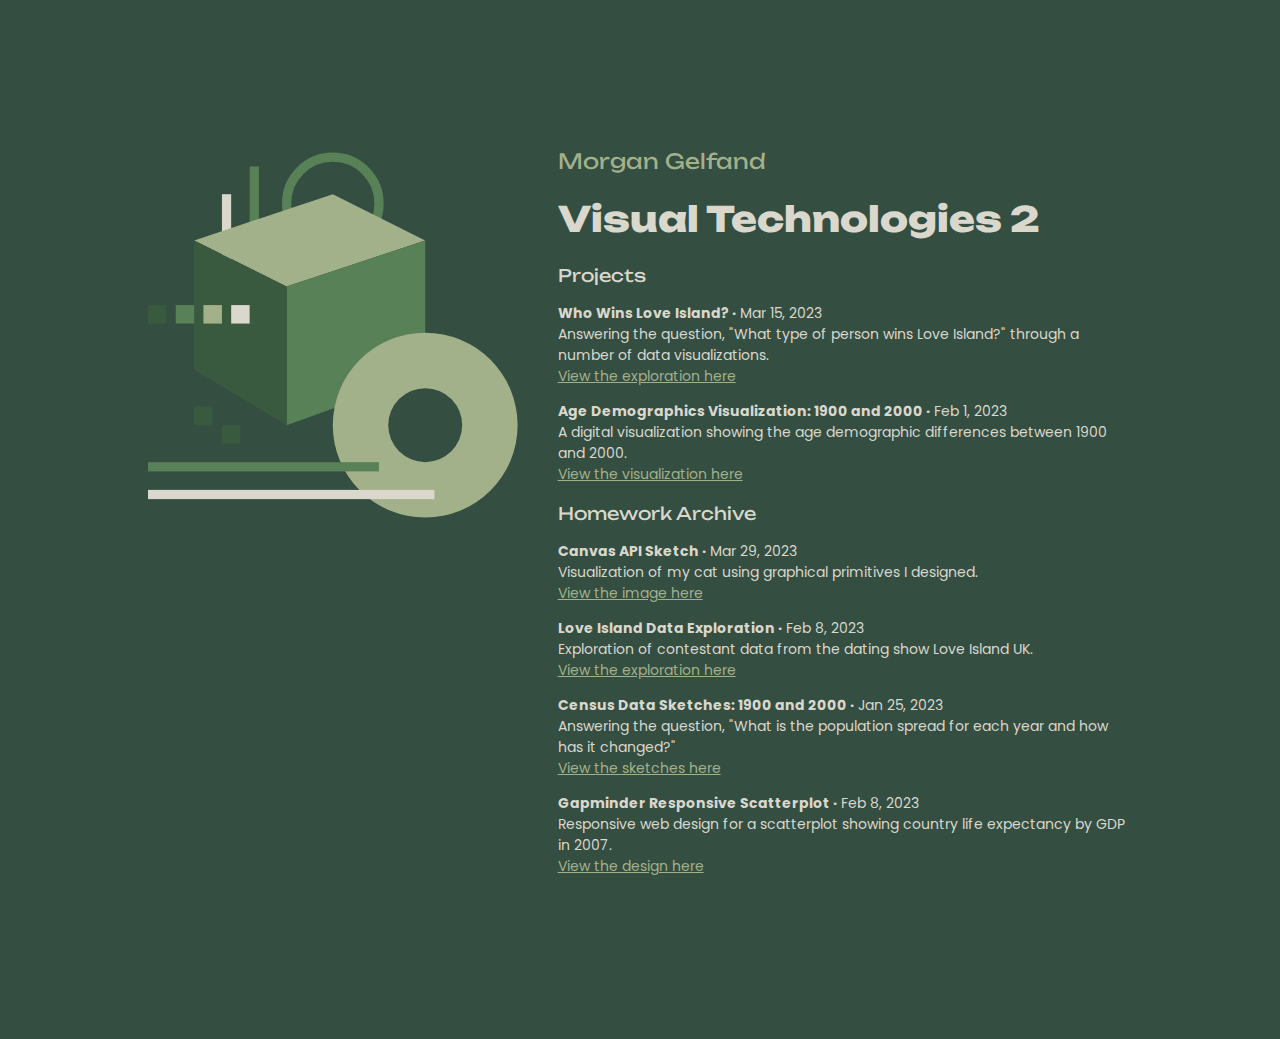
<file: index.html>
<!DOCTYPE html>

<html>

    <head>
        <meta charset="utf-8" />
        <title>Vis Tech 2 Repository</title>
        <!-- Font link -->
        <link rel="preconnect" href="https://fonts.googleapis.com">
        <link rel="preconnect" href="https://fonts.gstatic.com" crossorigin>
        <link href="https://fonts.googleapis.com/css2?family=Poppins:ital,wght@0,400;0,700;0,800;1,300;1,600;1,800&family=Unbounded:wght@400;800&display=swap" rel="stylesheet">
        <!-- CSS link -->
        <link rel="stylesheet" href="style.css">
    </head>

    <body>
        <div id="content">
        
        <div class="imagecontainer">
            <svg id="mainimage" xmlns="https://www.w3.org/2000/svg" viewBox="0 0 200 300">
            <circle class="strokedarkest" cx="100" cy="30" r="25"></circle>
            <rect class="fillgray" x="40" y="25" width="5" height="50"></rect>
            <rect class="filldark" x="55" y="10" width="5" height="50"></rect>
            <rect class="filldarkest" x="25" y="140" width="10" height="10"></rect>
            <rect class="filldarkest" x="40" y="150" width="10" height="10"></rect>
            <polygon class="fillmed" points="25,50 75,75 150,50 100,25"></polygon>
            <polygon class="filldark" points="75,75 75,150 150,123 150,50"></polygon>
            <polygon class="filldarkest" points="75,75 75,150 25,120 25,50"></polygon>
            <rect class="filldarkest" x="0" y="85" width="10" height="10"></rect>
            <rect class="filldark" x="15" y="85" width="10" height="10"></rect>
            <rect class="fillmed" x="30" y="85" width="10" height="10"></rect>
            <rect class="fillgray" x="45" y="85" width="10" height="10"></rect>
            <circle class="fillmed" cx="150" cy="150" r="50"></circle>
            <circle class="fillbackground" cx="150" cy="150" r="20"></circle>
            <rect class="filldark" x="0" y="170" width="125" height="5"></rect>
            <rect class="fillgray" x="0" y="185" width="155" height="5"></rect>
            </svg>
        </div> <!-- image -->

        <div class="textcontainer">
            <div>
                <h2>Morgan Gelfand</h2>
                <h1>Visual Technologies 2</h1>
            </div>

            <div>
                <h3>Projects</h3>
                <p><b>Who Wins Love Island? &#183;</b> Mar 15, 2023<br>Answering the question, "What type of person wins Love Island?" through a number of data visualizations.<br><a href="./pages/loveisland/loveisland.html" target="_blank">View the exploration here</a></p>
                <p><b>Age Demographics Visualization: 1900 and 2000 &#183;</b> Feb 1, 2023<br>A digital visualization showing the age demographic differences
                    between 1900 and 2000.<br><a href="./assets/MGelfand-Age-Demographics.pdf" target="_blank">View the visualization here</a></p>

                <h3>Homework Archive</h3>
                <p><b>Canvas API Sketch &#183;</b> Mar 29, 2023<br>Visualization of my cat using graphical primitives I designed.<br><a href="./pages/sketch/index.html" target="_blank">View the image here</a></p>
                <p><b>Love Island Data Exploration &#183;</b> Feb 8, 2023<br>Exploration of contestant data from the dating show Love Island UK.<br><a href="./assets/LoveIsland.pdf" target="_blank">View the exploration here</a></p>
                <p><b>Census Data Sketches: 1900 and 2000 &#183;</b> Jan 25, 2023<br>Answering the question, "What is the population spread for each
                    year and how has it changed?"<br><a href="./assets/Vis-Tech-Sketches.pdf" target="_blank">View the sketches here</a></p>
                <p><b>Gapminder Responsive Scatterplot &#183;</b> Feb 8, 2023<br>Responsive web design for a scatterplot showing country life expectancy by GDP in 2007.<br><a href="./assets/Gapminder-Responsive.pdf" target="_blank">View the design here</a></p>
            </div>
        </div> <!--text-->

        </div> <!--content-->
    </body>

</html>
</file>
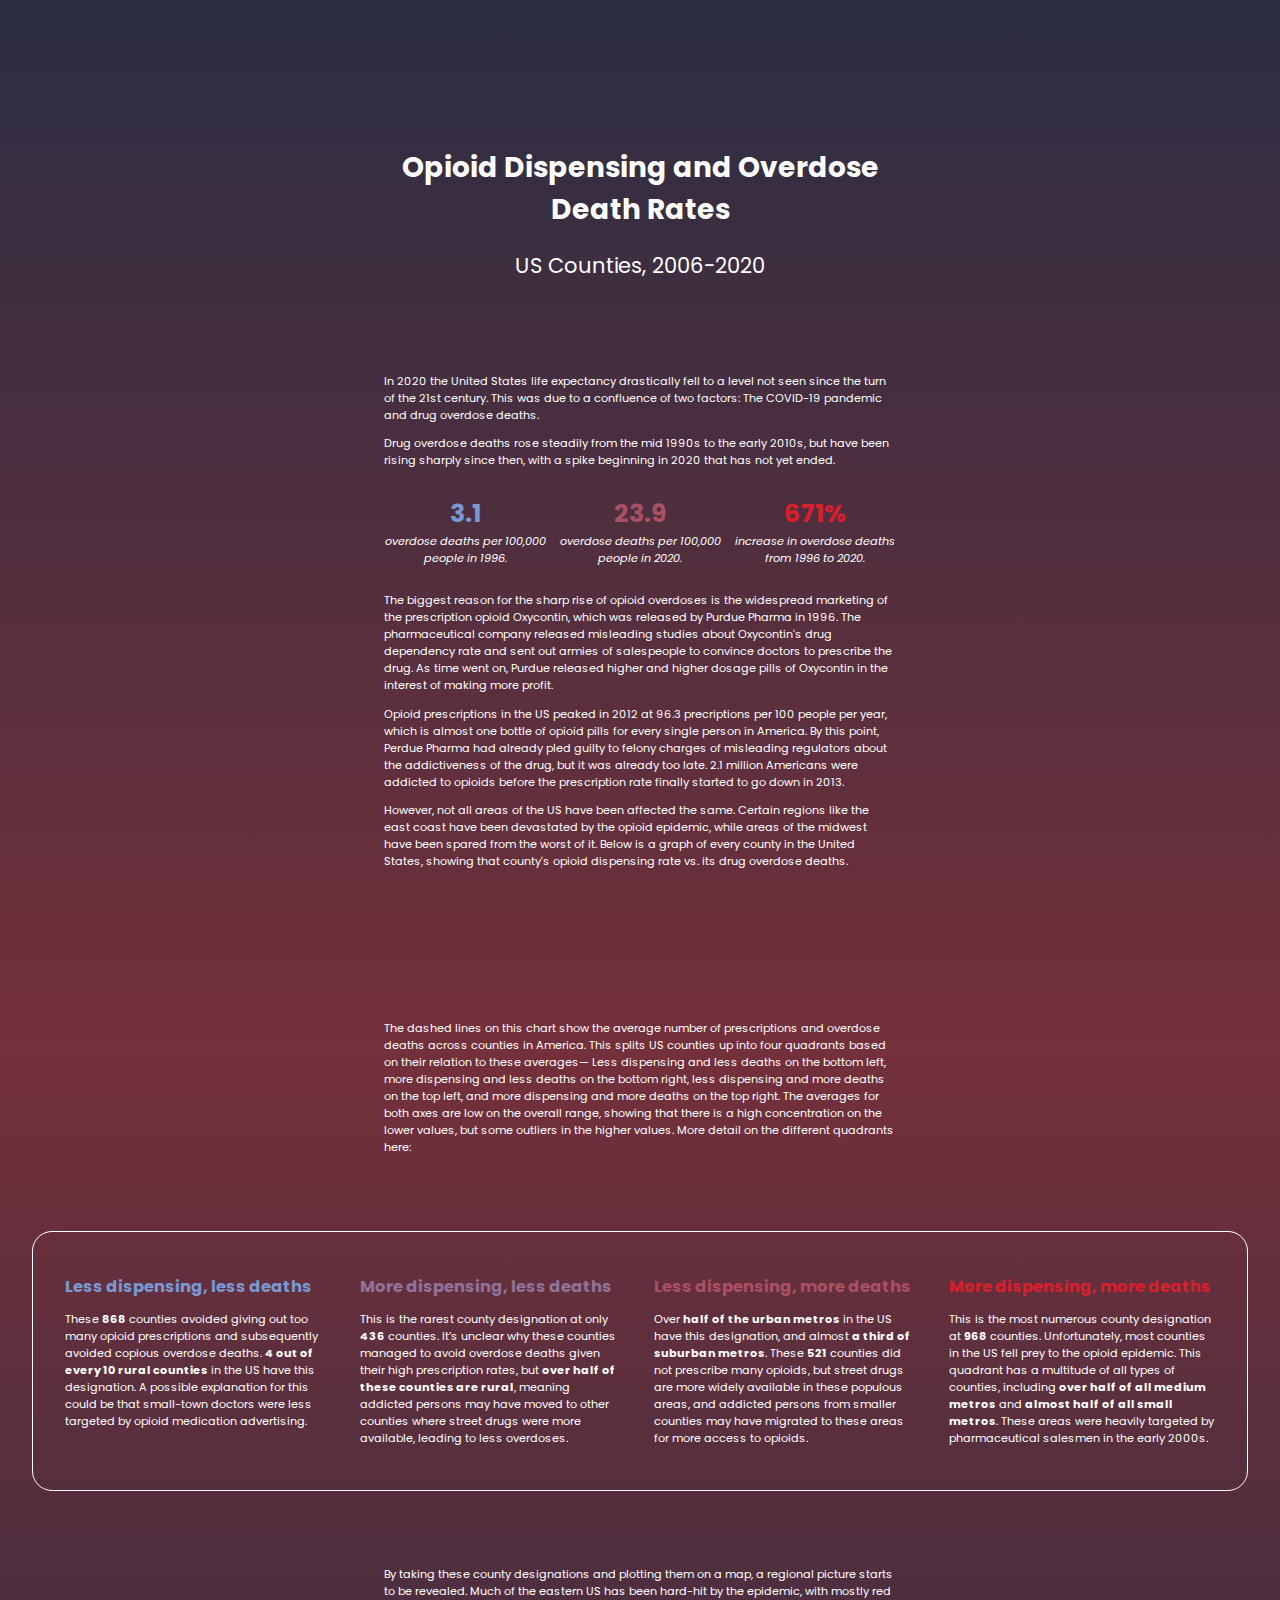
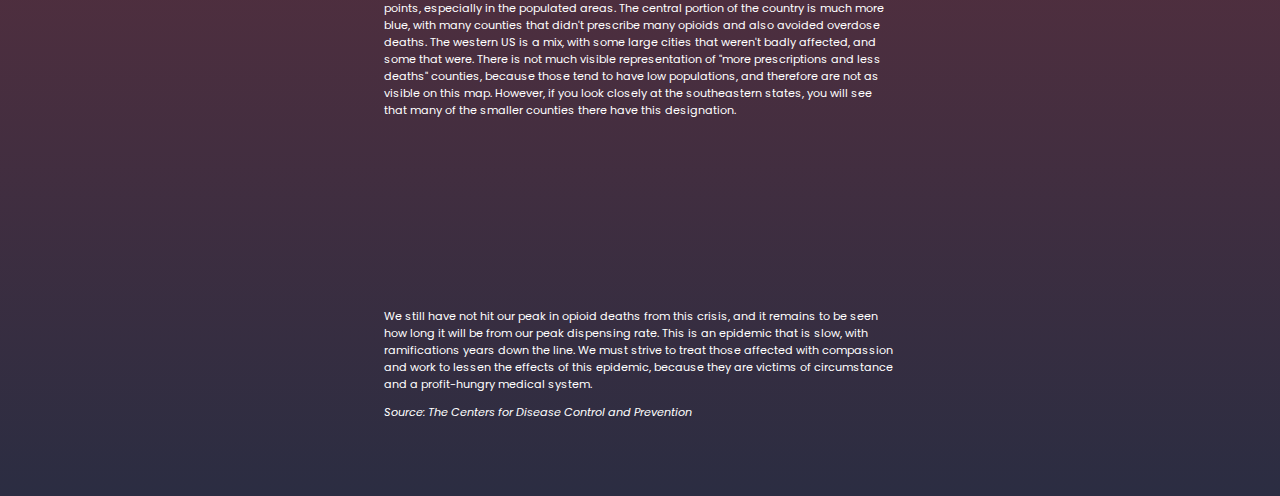
<file: pages/infostudio/infostudio.html>
<DOCTYPE! html>
    <html>

    <head>
        <meta charset="utf-8" />
        <title>Opioid Dispensing vs. Overdose Deaths</title>
        <!--Font link-->
        <link rel="preconnect" href="https://fonts.googleapis.com">
        <link rel="preconnect" href="https://fonts.gstatic.com" crossorigin>
        <link href="https://fonts.googleapis.com/css2?family=Poppins:wght@200;300;400;700&display=swap"
            rel="stylesheet">

        <!--CSS link-->
        <link rel="stylesheet" href="./infostyles.css">
        <script src="https://d3js.org/d3.v7.min.js"></script>
        <script src="https://d3js.org/d3-geo-projection.v2.min.js"></script>

    </head> 

    <body>
        <div id="content">

            <div id="title">
                <h1>Opioid Dispensing and Overdose Death Rates</h1>
                <h2>US Counties, 2006-2020</h2>
            </div> <!-- title -->

            <div class="story">
                <p>In 2020 the United States life expectancy drastically fell to a level not seen since the turn of the 21st century. This was due to a confluence of two factors: The COVID-19 pandemic and drug overdose deaths.</p>
                <p>Drug overdose deaths rose steadily from the mid 1990s to the early 2010s, but have been rising sharply since then, with a spike beginning in 2020 that has not yet ended.</p>

                <div class="statBlock">
                    <div class="stat">
                        <h4 style="color:#7899D4;">3.1</h4>
                        <p class="statInfo">overdose deaths per 100,000 people in 1996.</p>
                    </div>
                    <div class="stat">
                        <h4 style="color: #AA5064">23.9</h4>
                        <p class="statInfo">overdose deaths per 100,000 people in 2020.</p>
                    </div>
                    <div class="stat">
                        <h4>671%</h4>
                        <p class="statInfo">increase in overdose deaths from 1996 to 2020.</p>
                    </div>
                </div> 

                <p>The biggest reason for the sharp rise of opioid overdoses is the widespread marketing of the prescription opioid Oxycontin, which was released by Purdue Pharma in 1996. The pharmaceutical company released misleading studies about Oxycontin's drug dependency rate and sent out armies of salespeople to convince doctors to prescribe the drug. As time went on, Purdue released higher and higher dosage pills of Oxycontin in the interest of making more profit.</p>
                <p>Opioid prescriptions in the US peaked in 2012 at 96.3 precriptions per 100 people per year, which is almost one bottle of opioid pills for every single person in America. By this point, Perdue Pharma had already pled guilty to felony charges of misleading regulators about the addictiveness of the drug, but it was already too late. 2.1 million Americans were addicted to opioids before the prescription rate finally started to go down in 2013.</p>
                <p>However, not all areas of the US have been affected the same. Certain regions like the east coast have been devastated by the opioid epidemic, while areas of the midwest have been spared from the worst of it. Below is a graph of every county in the United States, showing that county's opioid dispensing rate vs. its drug overdose deaths.</p>
            </div>

            <div id="scatterplot">
                <div class="flourish-embed flourish-scatter" data-src="visualisation/13191666"><script src="https://public.flourish.studio/resources/embed.js"></script></div>
                <div id="scatterChart"></div>
            </div> <!-- scatterplot -->

            <div class="story">
                <p>The dashed lines on this chart show the average number of prescriptions and overdose deaths across counties in America. This splits US counties up into four quadrants based on their relation to these averages&#8212; Less dispensing and less deaths on the bottom left, more dispensing and less deaths on the bottom right, less dispensing and more deaths on the top left, and more dispensing and more deaths on the top right. The averages for both axes are low on the overall range, showing that there is a high concentration on the lower values, but some outliers in the higher values. More detail on the different quadrants here:</p>
            </div>

            <div id="key">
                <div class="keyItem">
                    <h3 style="color:#7899D4;">Less dispensing, less deaths</h3>
                    <p>These <b>868</b> counties avoided giving out too many opioid prescriptions and subsequently avoided copious overdose deaths. <b>4 out of every 10 rural counties</b> in the US have this designation. A possible explanation for this could be that small-town doctors were less targeted by opioid medication advertising.</p>
                </div>
                <div class="keyItem">
                    <h3 style="color: #917299">More dispensing, less deaths</h3>
                    <p>This is the rarest county designation at only <b>436</b> counties. It’s unclear why these counties managed to avoid overdose deaths given their high prescription rates, but <b>over half of these counties are rural</b>, meaning addicted persons may have moved to other counties where street drugs were more available, leading to less overdoses.</p>
                </div>
                <div class="keyItem">
                    <h3 style="color: #AA5064">Less dispensing, more deaths</h3>
                    <p>Over <b>half of the urban metros</b> in the US have this designation, and almost <b>a third of suburban metros</b>. These <b>521</b> counties did not prescribe many opioids, but street drugs are more widely available in these populous areas, and addicted persons from smaller counties may have migrated to these areas for more access to opioids.</p>
                </div>
                <div class="keyItem">
                    <h3 style="color: #DA1F2C">More dispensing, more deaths</h3>
                    <p>This is the most numerous county designation at <b>968</b> counties. Unfortunately, most counties in the US fell prey to the opioid epidemic. This quadrant has a multitude of all types of counties, including <b>over half of all medium metros</b> and <b>almost half of all small metros</b>. These areas were heavily targeted by pharmaceutical salesmen in the early 2000s.</p>
                </div>
            </div>

            <div class="story">
                <p>By taking these county designations and plotting them on a map, a regional picture starts to be revealed. Much of the eastern US has been hard-hit by the epidemic, with mostly red points, especially in the populated areas. The central portion of the country is much more blue, with many counties that didn't prescribe many opioids and also avoided overdose deaths. The western US is a mix, with some large cities that weren't badly affected, and some that were. There is not much visible representation of "more prescriptions and less deaths" counties, because those tend to have low populations, and therefore are not as visible on this map. However, if you look closely at the southeastern states, you will see that many of the smaller counties there have this designation.</p>
            </div>

            <div id="map">
                <div class="flourish-embed flourish-map" data-src="visualisation/13358866"><script src="https://public.flourish.studio/resources/embed.js"></script></div>
                <div id="mapChart"></div>
            </div> <!-- map -->

            <div class="story">
                <p>We still have not hit our peak in opioid deaths from this crisis, and it remains to be seen how long it will be from our peak dispensing rate. This is an epidemic that is slow, with ramifications years down the line. We must strive to treat those affected with compassion and work to lessen the effects of this epidemic, because they are victims of circumstance and a profit-hungry medical system.</p>

                <p><i>Source: The Centers for Disease Control and Prevention</i></p>
                    
                    <!-- <div class="statBlock">
                        <div class="stat">
                            <h4>XX%</h4>
                            <p class="statInfo">This is what the stat is about</p>
                        </div>
                        <div class="stat">
                            <h4>XX%</h4>
                            <p class="statInfo">This is what the stat is about</p>
                        </div>
                        <div class="stat">
                            <h4>XX%</h4>
                            <p class="statInfo">This is what the stat is about</p>
                        </div>
                    </div>

                    
                    <p>Lorem ipsum dolor sit amet, consectetur adipiscing elit. Cras nec auctor neque, in pharetra turpis.
                        Interdum et malesuada fames ac ante ipsum primis in faucibus. Nulla quis velit vel est aliquam
                        egestas. Praesent augue risus, facilisis nec feugiat ac, consectetur eu enim. Sed ac mi neque.
                        Vestibulum et sagittis metus. Curabitur varius mattis nibh porttitor vestibulum. Sed erat tortor,
                        auctor eget bibendum ut, venenatis sed felis. Vestibulum scelerisque felis id pharetra accumsan.</p>
    
                    <p>Praesent tincidunt egestas dui in feugiat. Orci varius natoque penatibus et magnis dis parturient
                        montes, nascetur ridiculus mus. In felis mi, varius quis pulvinar et, semper eget mi. Integer in
                        libero feugiat, rutrum quam nec, ullamcorper tortor. Maecenas faucibus quam et molestie mollis.
                        Nullam luctus neque a felis auctor, ut eleifend quam scelerisque. Phasellus eleifend erat sit amet
                        egestas fringilla. Suspendisse eu cursus lectus, sit amet maximus justo. Suspendisse cursus enim vel
                        elit tristique tincidunt. Aenean ac orci elementum, tincidunt lectus at, sollicitudin ex. Nulla
                        dignissim sem dui, eu luctus felis egestas in. Sed at tristique risus.</p> -->
            
                </div>

        </div> <!-- content -->


        <script src="./infoscripts.js"></script>
    </body>

    </html>
</file>
<file: style.css>
/* COLOR PALETTE 
Gray: #DAD7CD
Light green: #A3B18A
Medium green: #588157
Dark green: #3A5A40
Darkest green: #344E41
*/

/* GLOBAL STYLES */

* {
    box-sizing: border-box;
}

body {
    font-family: 'Poppins', sans-serif;
    font-size: 14px;
    color: #DAD7CD;
    background-color: #344E41;
    margin: 0;
}

h1, h2, h3 {
    font-family: 'Unbounded', cursive;
}

h1 {
    font-size: 2.5em;
    font-weight: 800;
}

h2 {
    font-size: 1.5em;
    font-weight: 400;
    color: #A3B18A;
    margin-block-start: 0;
}

h3 {
    font-size: 1.25em;
    font-weight: 400;
}

p {
    font-size: 1em;
    font-weight: 400;
}

a:link {
    color: #A3B18A;
}

a:visited {
    color: #588157;
}

a:hover {
    color: #DAD7CD;
}

b {
    font-weight: 700;
}

/* HOMEPAGE */

#content {
    display: flex;
    flex-wrap: wrap;
    padding: 10%;
}

.imagecontainer {
    flex: 40%;
    /* background-color: #A3B18A; */
    padding: 20px;
}

.textcontainer {
    flex: 60%;
    /* background-color: #3a5a40; */
    padding: 20px;
}

/* HOMEPAGE SVG */

#mainimage {
    width: 100%;
    padding: 0;
}

.fillbackground {
    fill: #344E41;
    stroke: none;
}

.filldarkest {
    fill: #3a5a40;
    stroke: none;
}

.filldark {
    fill: #588157;
    stroke: none;
}

.fillmed {
    fill: #A3B18A;
    stroke: none;
}

.fillgray {
    fill: #DAD7CD;
    stroke: none;
}

.strokedarkest {
    fill: none;
    stroke: #588157;
    stroke-width: 5;
}
</file>
<file: pages/infostudio/infostyles.css>
/* 
COLOR PALETTE
Dark Purple: #2B2D42
Bright Red: #DA1F2C 
Light Blue: #7899D4
Blue-Purple: #917299
Red-Purple: #AA5064
*/


/* OVERALL STYLES */

* {
    box-sizing: border-box;
}

body {
    font-family: 'Poppins', sans-serif;
    background-image: linear-gradient(#2b2d42, #74303b, #2b2d42);
    /* background-color: #2B2D42; */
    color: white;
    font-size: 14px;
    margin: 0;
    text-align: left;
}

p {
    font-size: .8em;
}

h1 {
    font-weight: 700;
    font-size: 2em;
}

h2 {
    font-weight: 400;
    font-size: 1.5em;
}

h3 {
    margin: 0px;
    margin-top: 10px;
}

#content {
    display: flex;
    flex-wrap: wrap;
}

#title {
    padding: 10% 30% 0% 30%;
    flex: 100%;
    text-align: center;
}

.story {
    flex: 100%;
    padding: 5% 30% 5% 30%;
}

/* STATS AND KEY */

.statBlock {
    display: flex;
    flex-wrap: wrap;
    gap: 2.5%;
    margin: 5% 0% 5% 0%;
}

.stat {
    flex: 30%;
}

h4 {
    font-size: 1.8em;
    text-align: center;
    font-weight: 700;
    margin: 0px;
    color: #da1f2c;
}

.statInfo {
    text-align: center;
    margin: 0px;
    font-style: italic;
    flex: 30%;
}

#key {
    display: flex;
    flex-wrap: wrap;
    margin: 0% 2.5% 0% 2.5%;
    gap: 2.5%;
    border: 1px solid white ;
    border-radius: 20px;
    padding: 2.5%;
}

.keyItem {
    flex: 21.875%;
    /* padding: 2.5%; */
    /* border: 1px solid white ;
    border-radius: 20px; */
}

.numBlock {
    display: flex;
    flex-wrap: wrap;
    gap: 5%;
    margin: 5% 0% 5% 0%;
    padding: 0% 10% 0% 10%;
}

.countyNum {
    flex: 45%; 
}

.numInfo {
    text-align: center;
    margin: 0px;
    font-style: italic;
    flex: 45%;
}

/* SCATTERPLOT */

#scatterplot {
    flex: 100%;
    margin: 0% 5% 0% 5%;
}

.axisLabel {
    fill: white;
}

/* MAP */

#map {
    flex: 100%;
    /* height: 90vh; */
    margin: 0% 5% 3% 5%;
}

@media only screen and (max-width: 800px) {

    #title {
        padding: 10% 20% 0% 20%;
    }


.story {
    padding: 5% 15% 5% 15%;
}

.keyItem {
    flex: 45%;
    padding-top: 2.5%;
    padding-bottom: 2.5%;
}

}


@media only screen and (max-width: 500px) {

    #title {
        padding: 10% 10% 0% 10%;
    }

    .story {
        padding: 5% 10% 5% 10%;
    }

    .keyItem {
        flex: 80%;
        padding: 2.5% 12% 2.5% 12%;
    }
}
</file>
